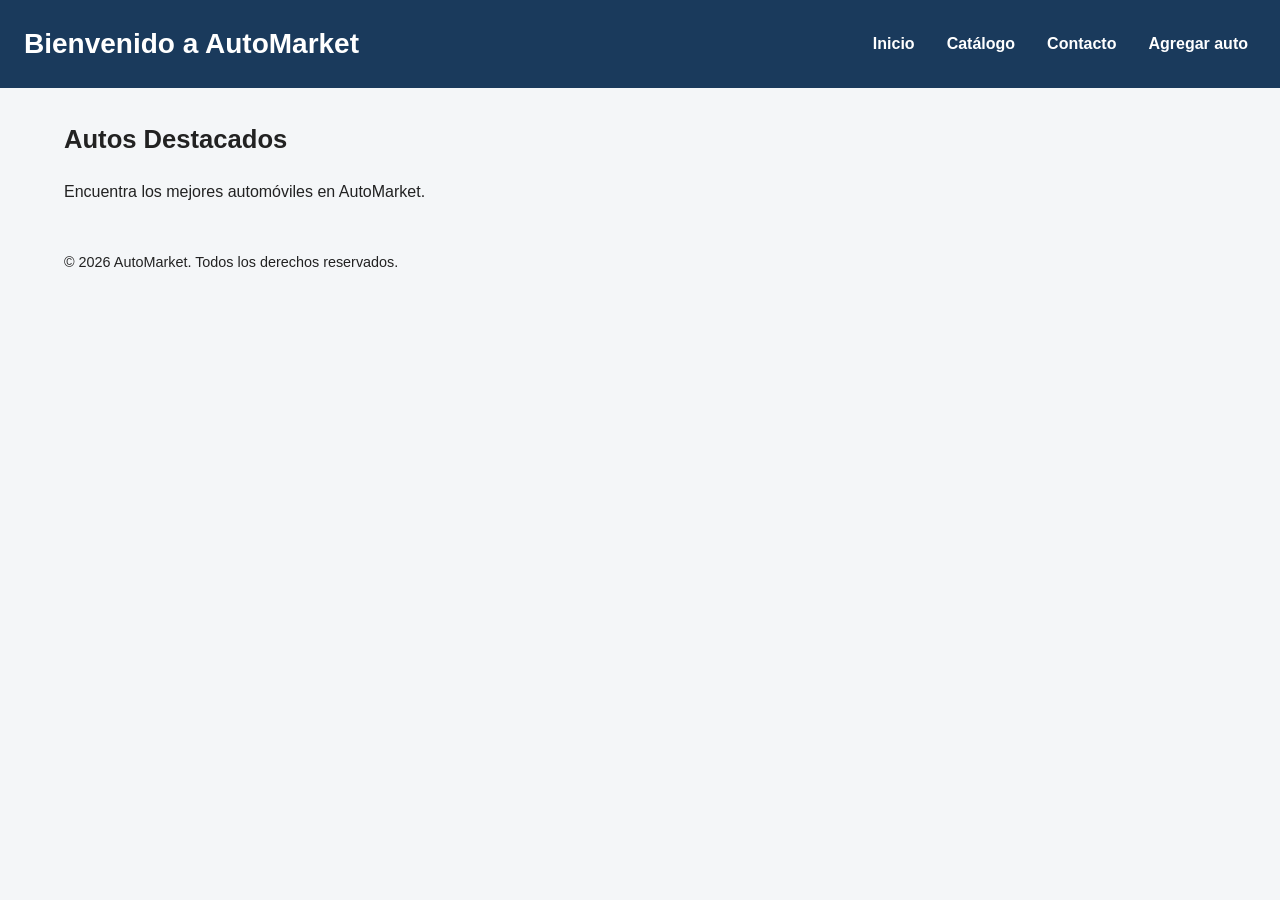
<file: docs/index.html>
<!DOCTYPE html>
<html lang="es">
<head>
    <meta charset="UTF-8">
    <meta name="viewport" content="width=device-width, initial-scale=1.0">
    <title>AutoMarket - Inicio</title>
    <link rel="stylesheet" href="assets/css/estilos.css">
</head>
<body>

    <header class="encabezado">
        <h1>Bienvenido a AutoMarket</h1>

        <nav class="nav-principal">
            <a href="index.html">Inicio</a>
            <a href="autos.html">Catálogo</a>
            <a href="contacto.html">Contacto</a>
            <a href="alta-autos.html">Agregar auto</a>
        </nav>
    </header>

    <main class="contenido-principal">
        <section>
            <h2>Autos Destacados</h2>
            <p>Encuentra los mejores automóviles en AutoMarket.</p>
        </section>
    </main>

    <footer class="pie-pagina">
        <p>&copy; 2026 AutoMarket. Todos los derechos reservados.</p>
    </footer>

</body>
</html>
</file>
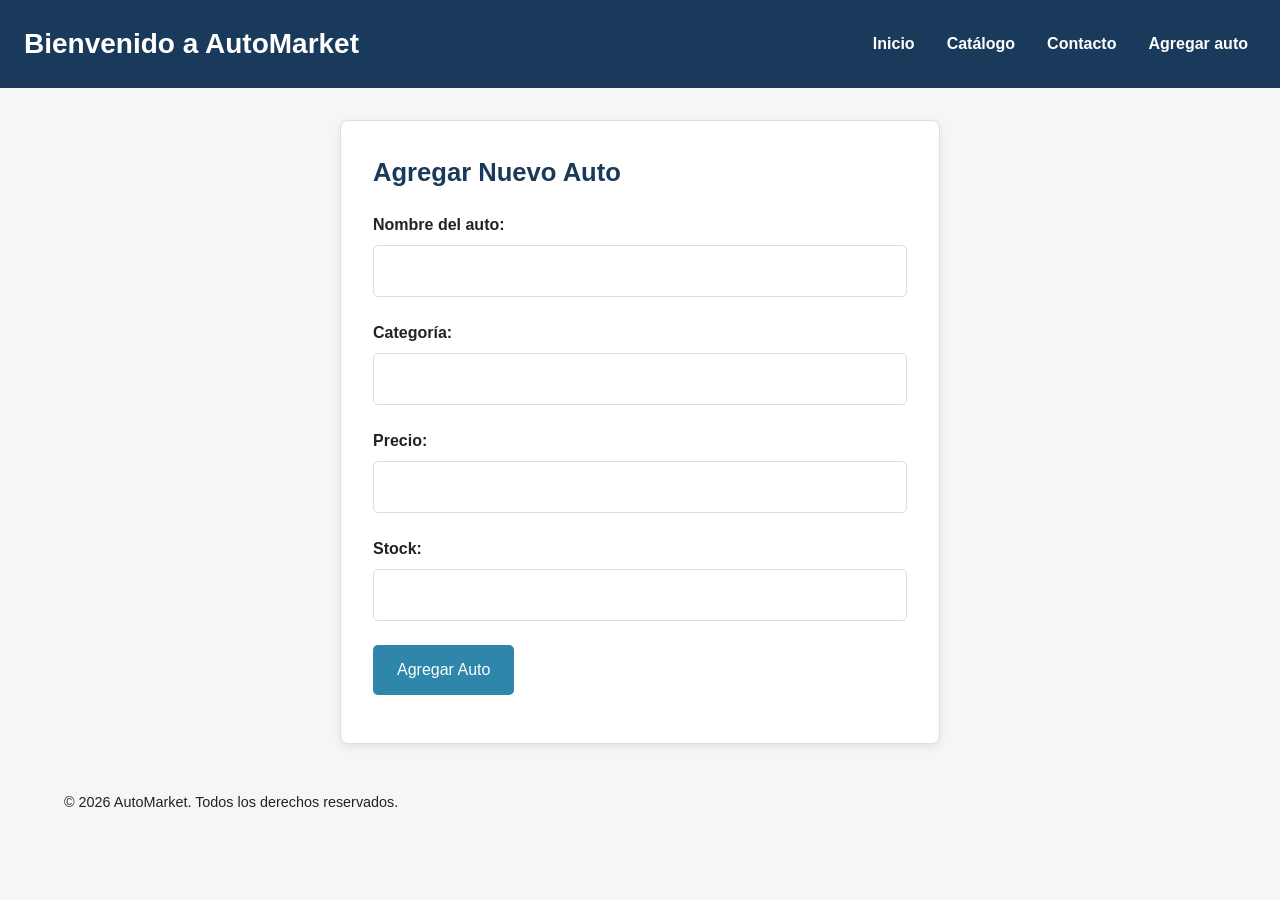
<file: docs/alta-autos.html>
<!DOCTYPE html>
<html lang="es">
<head>
    <meta charset="UTF-8">
    <meta name="viewport" content="width=device-width, initial-scale=1.0">
    <title>AutoMarket - Agregar Auto</title>
    <link rel="stylesheet" href="assets/css/estilos.css">
</head>

<body>
    <header class="encabezado">
        <h1>Bienvenido a AutoMarket</h1>

        <nav class="nav-principal">
            <a href="index.html">Inicio</a>
            <a href="autos.html">Catálogo</a>
            <a href="contacto.html">Contacto</a>
            <a href="alta-autos.html" aria-current="page">Agregar auto</a>
        </nav>
    </header>

    <main class="contenido-principal">
        <section class="formulario-auto">
            <h2>Agregar Nuevo Auto</h2>

            <form id="formulario-auto">
                <div class="campo-formulario">
                    <label for="nombre">Nombre del auto:</label>
                    <input type="text" name="nombre" id="nombre" required>
                </div>

                <div class="campo-formulario">
                    <label for="categoria">Categoría:</label>
                    <input type="text" name="categoria" id="categoria" required>
                </div>

                <div class="campo-formulario">
                    <label for="precio">Precio:</label>
                    <input type="number" name="precio" id="precio"
                           step="0.01" min="0.01" required>
                </div>

                <div class="campo-formulario">
                    <label for="stock">Stock:</label>
                    <input type="number" name="stock" id="stock"
                           min="0" required>
                </div>

                <button class="boton-enviar" type="submit">
                    Agregar Auto
                </button>
            </form>

            <p id="mensaje-formulario" role="status" aria-live="polite"></p>
        </section>
    </main>

    <footer class="pie-pagina">
        <p>&copy; 2026 AutoMarket. Todos los derechos reservados.</p>
    </footer>

    <script src="assets/js/autos.js"></script>
</body>
</html>
</file>
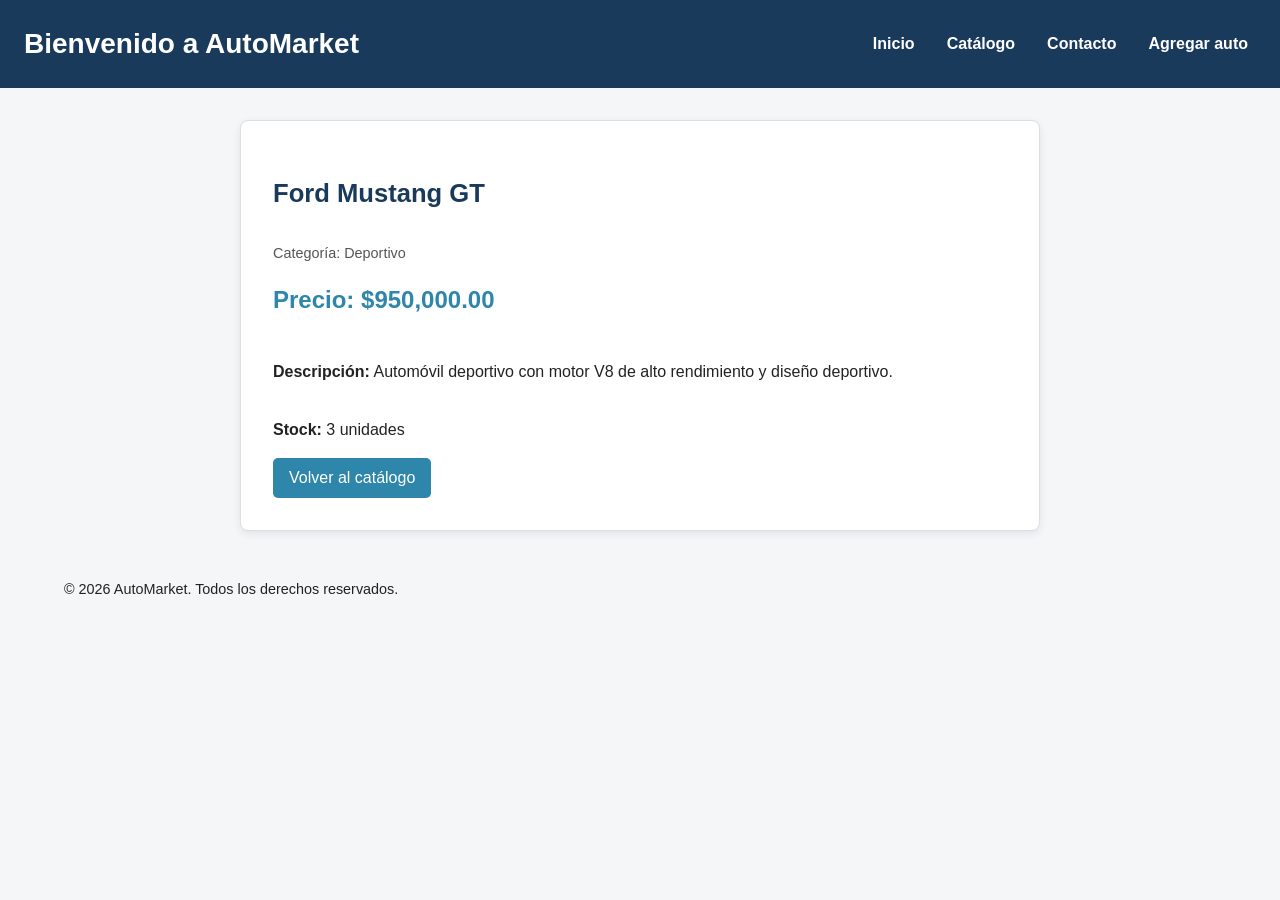
<file: docs/autos-detalle.html>
<!DOCTYPE html>
<html lang="es">
<head>
    <meta charset="UTF-8">
    <meta name="viewport" content="width=device-width, initial-scale=1.0">
    <title>AutoMarket - Detalle del auto</title>

    <!-- Hoja de estilos principal -->
    <link rel="stylesheet" href="assets/css/estilos.css">
</head>

<body>
    <header class="encabezado">
        <h1>Bienvenido a AutoMarket</h1>

        <nav class="nav-principal">
            <a href="index.html">Inicio</a>
            <a href="autos.html">Catálogo</a>
            <a href="contacto.html">Contacto</a>
            <a href="alta-autos.html">Agregar auto</a>
        </nav>
    </header>

    <main class="contenido-principal">
        <article class="tarjeta-auto ficha-auto">
            <h2>Ford Mustang GT</h2>

            <p class="categoria-auto">Categoría: Deportivo</p>

            <p class="precio-auto">Precio: $950,000.00</p>

            <p>
                <strong>Descripción:</strong>
                Automóvil deportivo con motor V8 de alto rendimiento
                y diseño deportivo.
            </p>

            <p><strong>Stock:</strong> 3 unidades</p>

            <a class="boton-detalles" href="autos.html">
                Volver al catálogo
            </a>
        </article>
    </main>

    <footer class="pie-pagina">
        <p>&copy; 2026 AutoMarket. Todos los derechos reservados.</p>
    </footer>
</body>
</html>
</file>
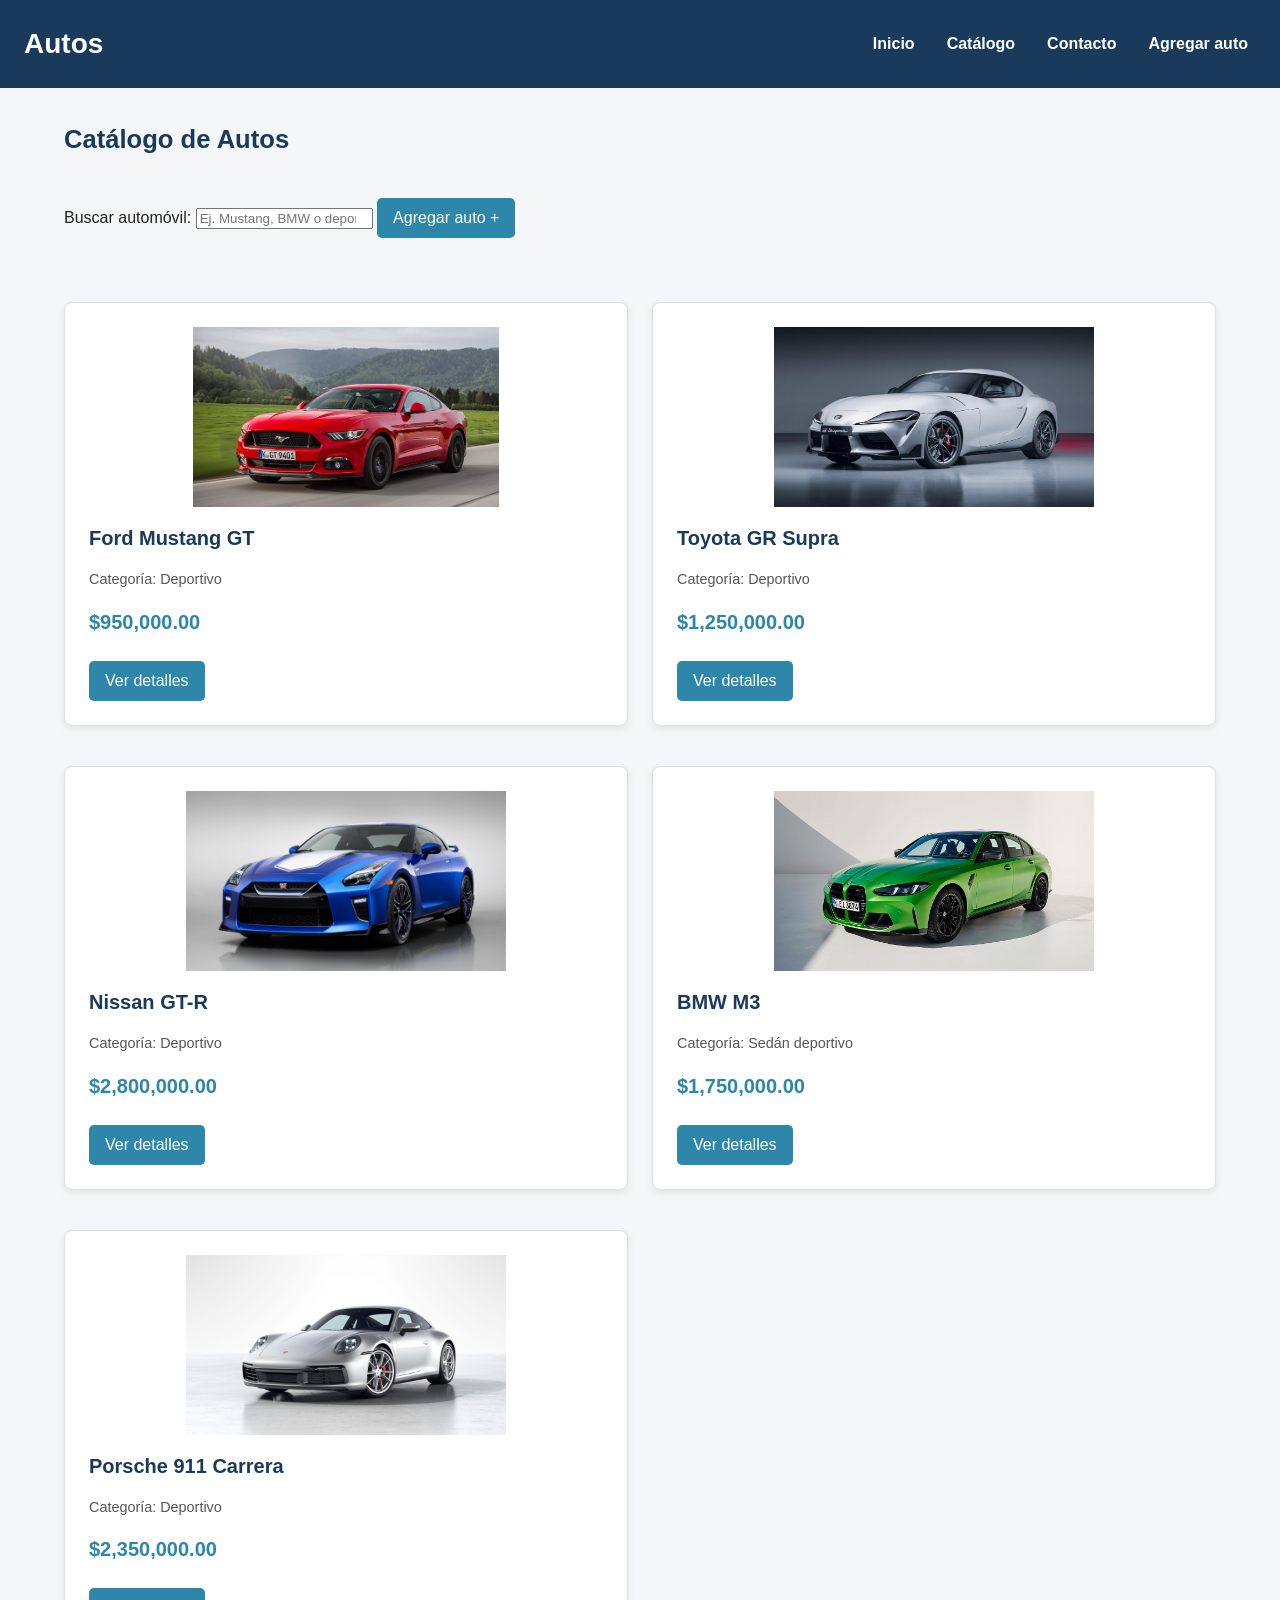
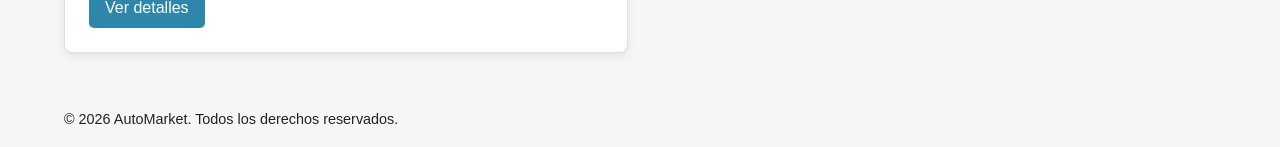
<file: docs/autos.html>
<!DOCTYPE html>
<html lang="es">
<head>
    <meta charset="UTF-8">
    <meta name="viewport" content="width=device-width, initial-scale=1.0">
    <title>AutoMarket - Autos</title>

    <!-- Hoja de estilos principal -->
    <link rel="stylesheet" href="assets/css/estilos.css">
</head>

<body>
    <header class="encabezado">
        <h1>Autos</h1>

        <nav class="nav-principal">
            <a href="index.html">Inicio</a>
            <a href="autos.html">Catálogo</a>
            <a href="contacto.html">Contacto</a>
            <a href="alta-autos.html">Agregar auto</a>
        </nav>
    </header>

    <main class="contenido-principal">
        <section class="catalogo-autos">
            <h2>Catálogo de Autos</h2>

            <label for="buscador-autos">Buscar automóvil:</label>
            <input type="search" id="buscador-autos" placeholder="Ej. Mustang, BMW o deportivo">

            <a class="boton-agregar" href="alta-autos.html">
                Agregar auto +
            </a>

            <div class="contenedor-autos">
                <article class="tarjeta-auto">
                    <img class="imagen-auto" src="assets/img/Ford-Mustang-_01.jpg" alt="Ford Mustang GT">
                    <h3>Ford Mustang GT</h3>
                    <p class="categoria-auto">Categoría: Deportivo</p>
                    <p class="precio-auto">$950,000.00</p>
                    <a class="boton-detalles" href="autos-detalle.html?id=1">Ver detalles</a>
                </article>

                <article class="tarjeta-auto">
                    <img class="imagen-auto" src="assets/img/toyota supra.jpg" alt="Toyota GR Supra">
                    <h3>Toyota GR Supra</h3>
                    <p class="categoria-auto">Categoría: Deportivo</p>
                    <p class="precio-auto">$1,250,000.00</p>
                    <a class="boton-detalles" href="autos-detalle.html?id=2">Ver detalles</a>
                </article>

                <article class="tarjeta-auto">
                    <img class="imagen-auto" src="assets/img/nissan gt-r.jpg" alt="Nissan GT-R">
                    <h3>Nissan GT-R</h3>
                    <p class="categoria-auto">Categoría: Deportivo</p>
                    <p class="precio-auto">$2,800,000.00</p>
                    <a class="boton-detalles" href="autos-detalle.html?id=3">Ver detalles</a>
                </article>

                <article class="tarjeta-auto">
                    <img class="imagen-auto" src="assets/img/bmw.jpg" alt="BMW M3">
                    <h3>BMW M3</h3>
                    <p class="categoria-auto">Categoría: Sedán deportivo</p>
                    <p class="precio-auto">$1,750,000.00</p>
                    <a class="boton-detalles" href="autos-detalle.html?id=4">Ver detalles</a>
                </article>

                <article class="tarjeta-auto">
                    <img class="imagen-auto" src="assets/img/porsche.jpg" alt="Porsche 911 Carrera">
                    <h3>Porsche 911 Carrera</h3>
                    <p class="categoria-auto">Categoría: Deportivo</p>
                    <p class="precio-auto">$2,350,000.00</p>
                    <a class="boton-detalles" href="autos-detalle.html?id=5">Ver detalles</a>
                </article>
            </div>
        </section>
    </main>

    <footer class="pie-pagina">
        <p>&copy; 2026 AutoMarket. Todos los derechos reservados.</p>
    </footer>
    <script src="assets/js/autos.js"></script>
</body>
</html>
</file>
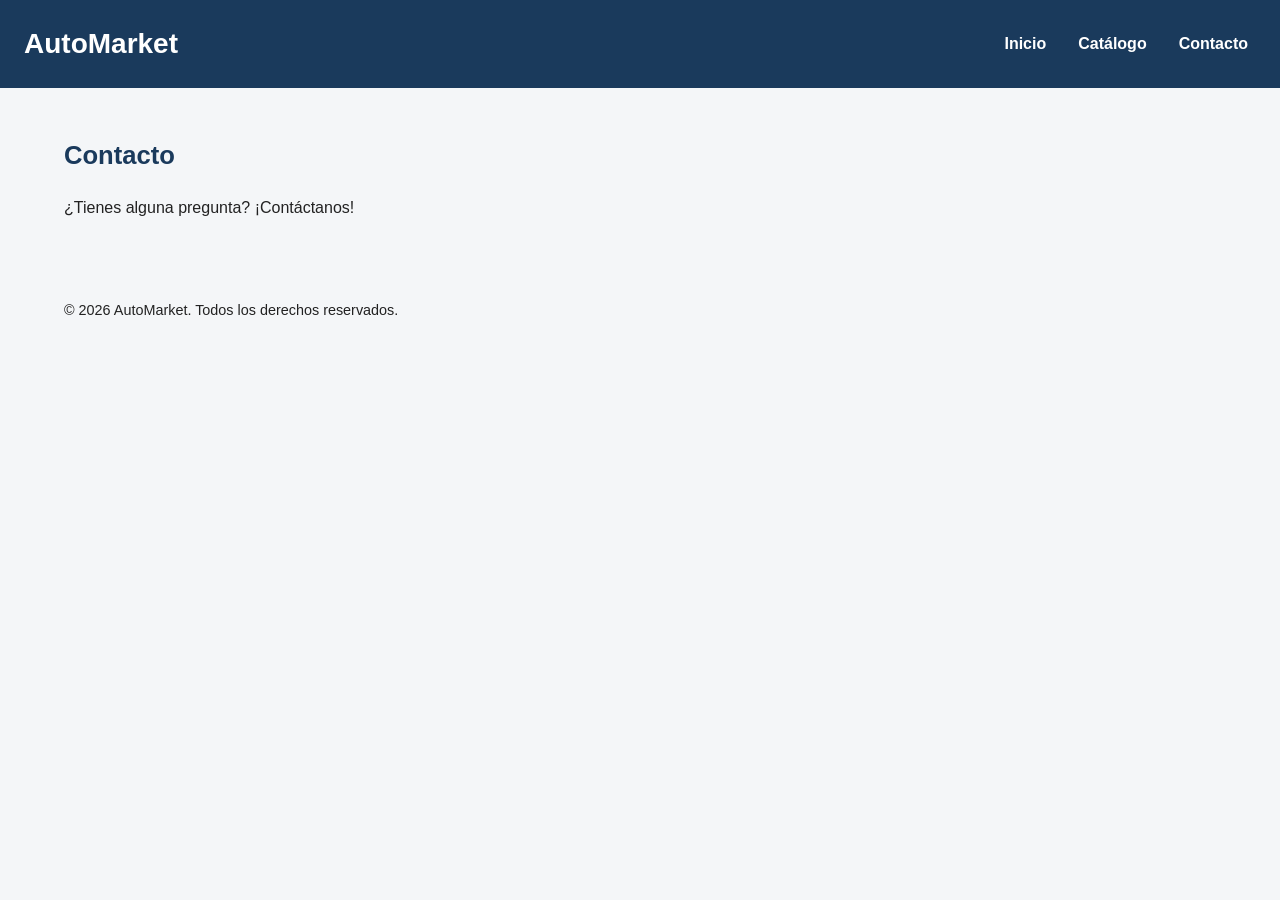
<file: docs/contacto.html>
<!DOCTYPE html>
<html lang="es">
<head>
    <meta charset="UTF-8">
    <meta name="viewport" content="width=device-width, initial-scale=1.0">
    <title>AutoMarket - Contacto</title>
    <link rel="stylesheet" href="assets/css/estilos.css">
</head>

<body>
    <header class="encabezado">
        <h1>AutoMarket</h1>

        <nav class="nav-principal">
            <a href="index.html">Inicio</a>
            <a href="autos.html">Catálogo</a>
            <a href="contacto.html">Contacto</a>
        </nav>
    </header>

    <main class="contenido-principal">
        <section class="seccion-contacto">
            <h2>Contacto</h2>
            <p>¿Tienes alguna pregunta? ¡Contáctanos!</p>
        </section>
    </main>

    <footer class="pie-pagina">
        <p>&copy; 2026 AutoMarket. Todos los derechos reservados.</p>
    </footer>
</body>
</html>
</file>
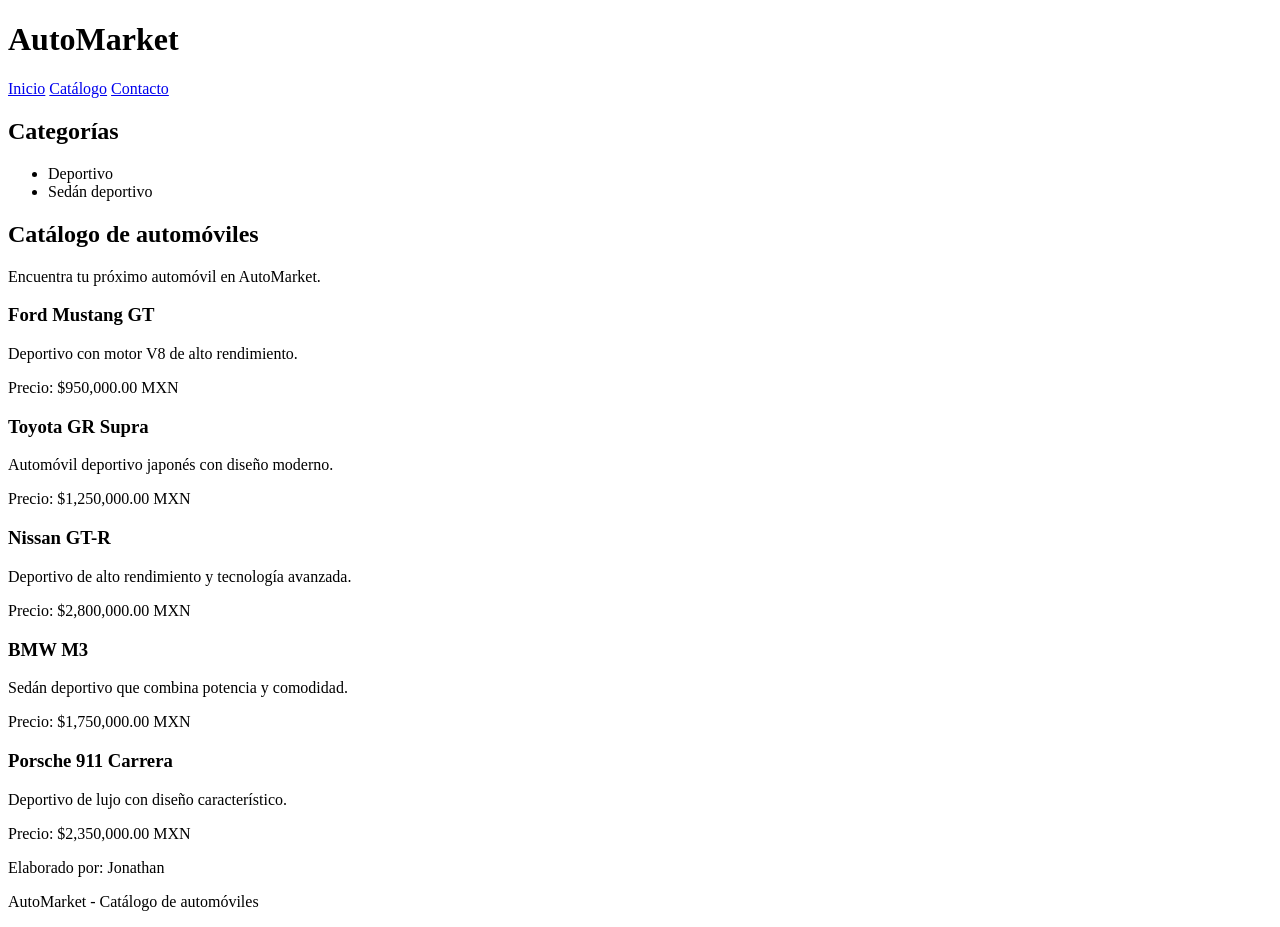
<file: practica-3-1/01-estructura-v2.html>
<!DOCTYPE html>
<html lang="es">
<head>
    <meta charset="UTF-8">
    <title>AutoMarket - Catálogo de autos</title>
</head>
<body>

    <header>
        <h1>AutoMarket</h1>
        <nav>
            <a href="../public/index.php">Inicio</a>
            <a href="../public/autos.php">Catálogo</a>
            <a href="../public/contacto.php">Contacto</a>
        </nav>
    </header>

    <main>
        <aside>
            <h2>Categorías</h2>
            <ul>
                <li>Deportivo</li>
                <li>Sedán deportivo</li>
            </ul>
        </aside>

        <section>
            <h2>Catálogo de automóviles</h2>
            <p>Encuentra tu próximo automóvil en AutoMarket.</p>

            <article>
                <h3>Ford Mustang GT</h3>
                <p>Deportivo con motor V8 de alto rendimiento.</p>
                <p>Precio: $950,000.00 MXN</p>
            </article>

            <article>
                <h3>Toyota GR Supra</h3>
                <p>Automóvil deportivo japonés con diseño moderno.</p>
                <p>Precio: $1,250,000.00 MXN</p>
            </article>

            <article>
                <h3>Nissan GT-R</h3>
                <p>Deportivo de alto rendimiento y tecnología avanzada.</p>
                <p>Precio: $2,800,000.00 MXN</p>
            </article>

            <article>
                <h3>BMW M3</h3>
                <p>Sedán deportivo que combina potencia y comodidad.</p>
                <p>Precio: $1,750,000.00 MXN</p>
            </article>

            <article>
                <h3>Porsche 911 Carrera</h3>
                <p>Deportivo de lujo con diseño característico.</p>
                <p>Precio: $2,350,000.00 MXN</p>
            </article>
        </section>
    </main>

    <footer>
        <p>Elaborado por: Jonathan</p>
        <p>AutoMarket - Catálogo de automóviles</p>
    </footer>

</body>
</html>
</file>
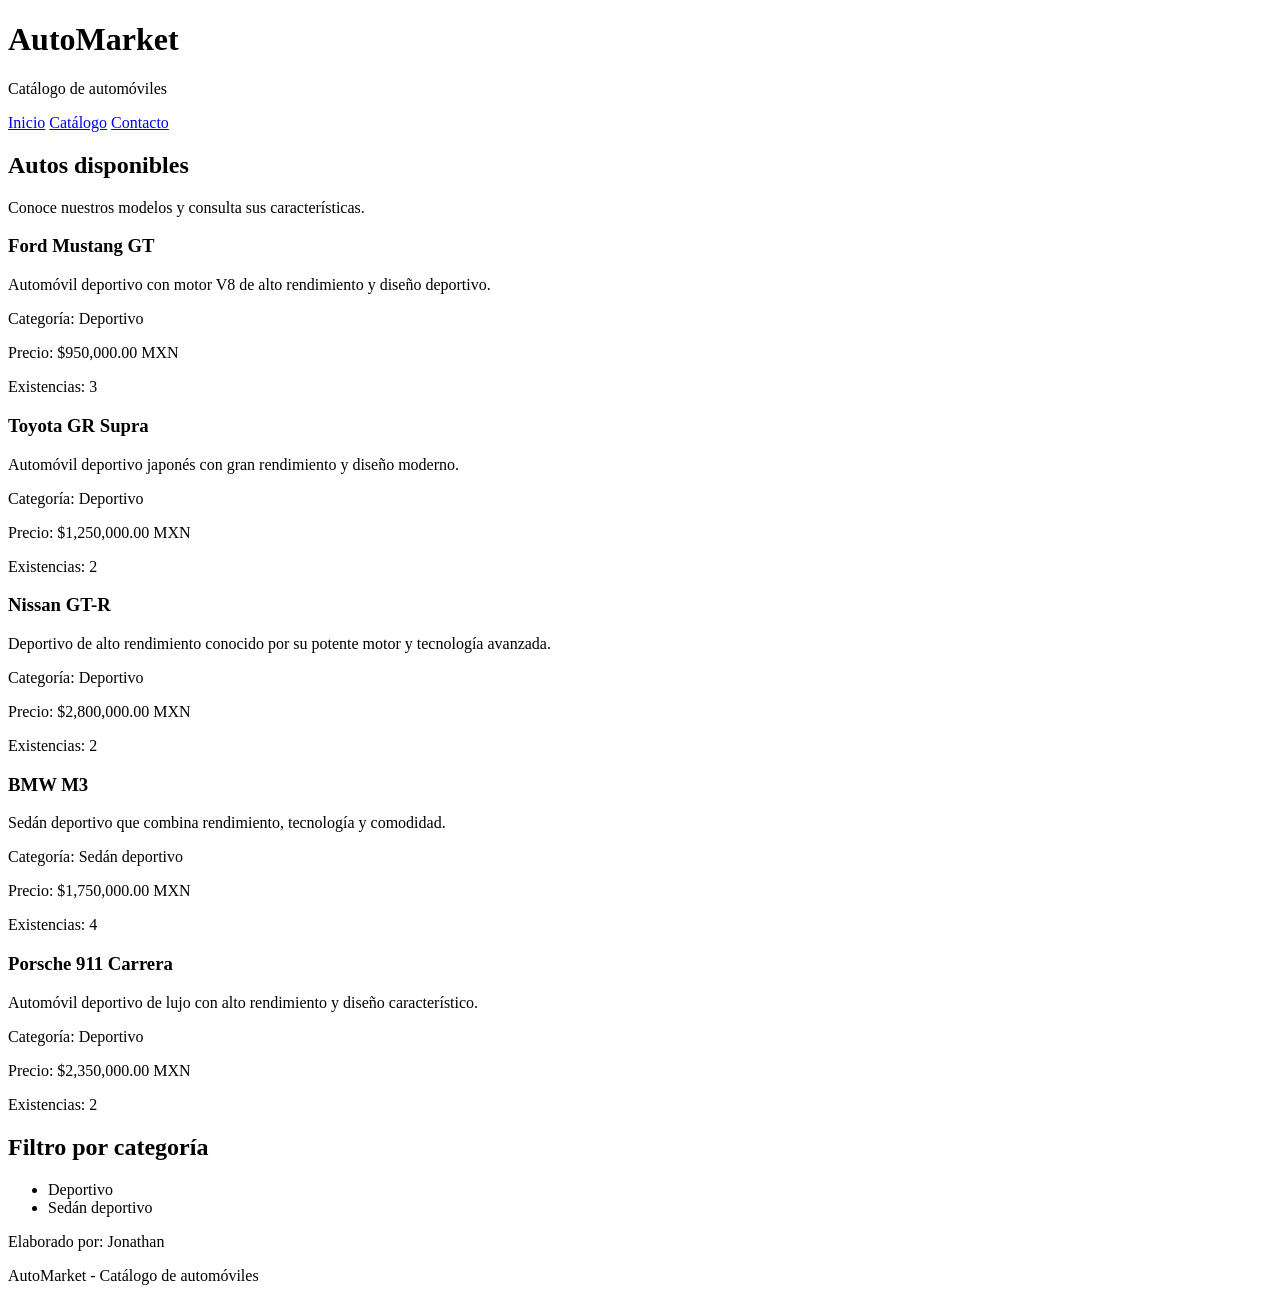
<file: practica-3-1/01-estructura.html>
<!DOCTYPE html>
<html lang="es">
<head>
    <meta charset="UTF-8">
    <title>Catálogo - AutoMarket</title>
</head>
<body>

    <header>
        <h1>AutoMarket</h1>
        <p>Catálogo de automóviles</p>

        <nav>
            <a href="../public/index.php">Inicio</a>
            <a href="../public/autos.php">Catálogo</a>
            <a href="../public/contacto.php">Contacto</a>
        </nav>
    </header>

    <main>
        <section>
            <h2>Autos disponibles</h2>
            <p>Conoce nuestros modelos y consulta sus características.</p>

            <article>
                <h3>Ford Mustang GT</h3>
                <p>Automóvil deportivo con motor V8 de alto rendimiento y diseño deportivo.</p>
                <p>Categoría: Deportivo</p>
                <p>Precio: $950,000.00 MXN</p>
                <p>Existencias: 3</p>
            </article>

            <article>
                <h3>Toyota GR Supra</h3>
                <p>Automóvil deportivo japonés con gran rendimiento y diseño moderno.</p>
                <p>Categoría: Deportivo</p>
                <p>Precio: $1,250,000.00 MXN</p>
                <p>Existencias: 2</p>
            </article>

            <article>
                <h3>Nissan GT-R</h3>
                <p>Deportivo de alto rendimiento conocido por su potente motor y tecnología avanzada.</p>
                <p>Categoría: Deportivo</p>
                <p>Precio: $2,800,000.00 MXN</p>
                <p>Existencias: 2</p>
            </article>

            <article>
                <h3>BMW M3</h3>
                <p>Sedán deportivo que combina rendimiento, tecnología y comodidad.</p>
                <p>Categoría: Sedán deportivo</p>
                <p>Precio: $1,750,000.00 MXN</p>
                <p>Existencias: 4</p>
            </article>

            <article>
                <h3>Porsche 911 Carrera</h3>
                <p>Automóvil deportivo de lujo con alto rendimiento y diseño característico.</p>
                <p>Categoría: Deportivo</p>
                <p>Precio: $2,350,000.00 MXN</p>
                <p>Existencias: 2</p>
            </article>
        </section>

        <aside>
            <h2>Filtro por categoría</h2>
            <ul>
                <li>Deportivo</li>
                <li>Sedán deportivo</li>
            </ul>
        </aside>
    </main>

    <footer>
        <p>Elaborado por: Jonathan</p>
        <p>AutoMarket - Catálogo de automóviles</p>
    </footer>

</body>
</html>
</file>
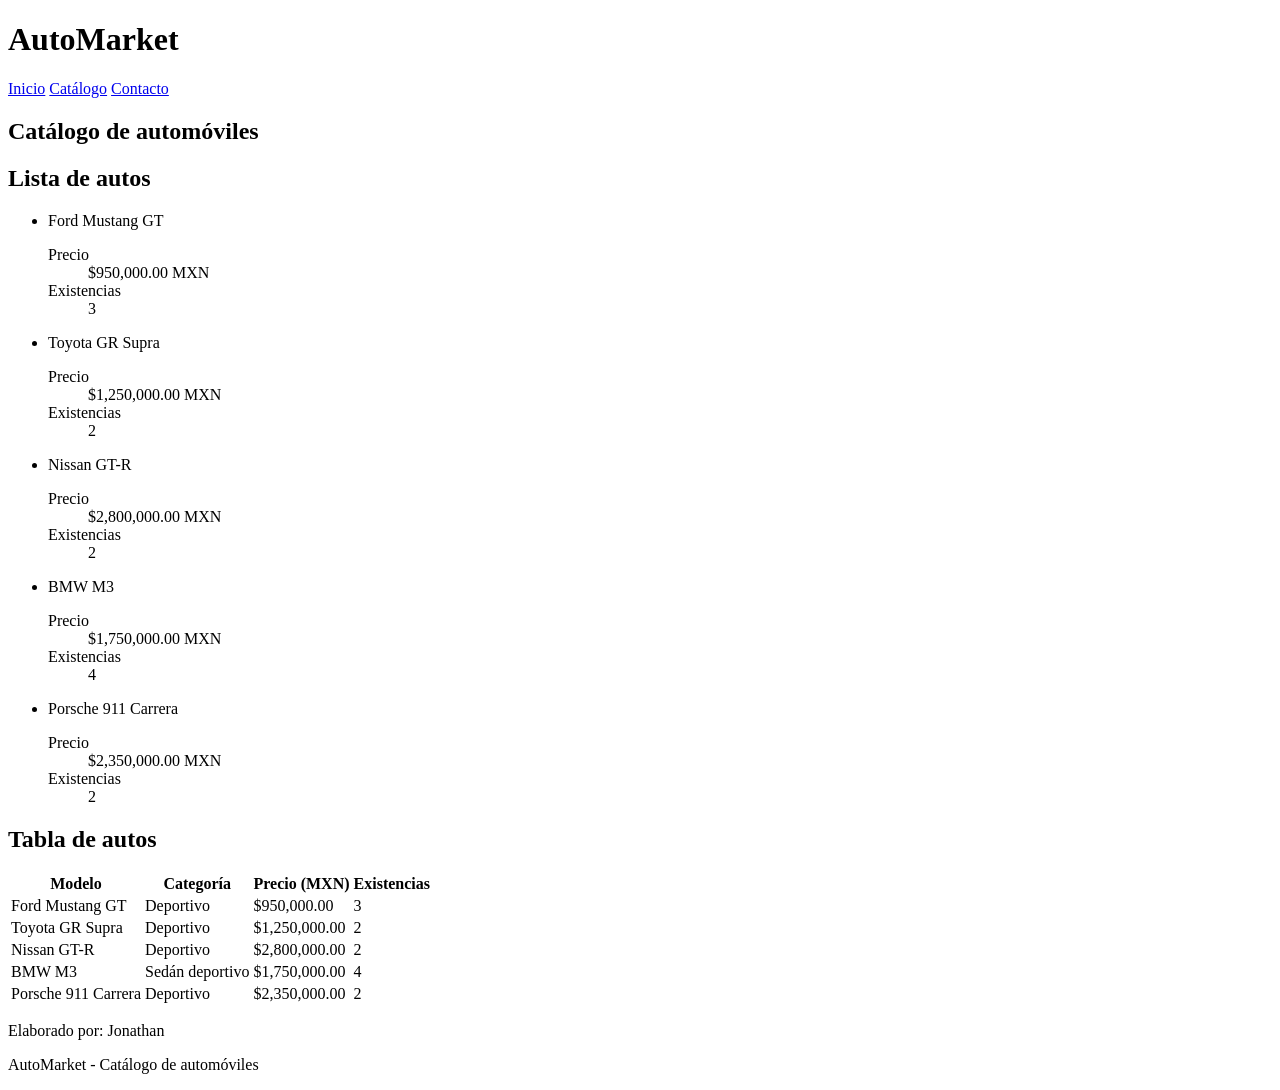
<file: practica-3-1/02-listas-tablas.html>
<!DOCTYPE html>
<html lang="es">
<head>
    <meta charset="UTF-8">
    <title>Listas y tablas - AutoMarket</title>
</head>
<body>

    <header>
        <h1>AutoMarket</h1>
        <nav>
            <a href="../public/index.php">Inicio</a>
            <a href="../public/autos.php">Catálogo</a>
            <a href="../public/contacto.php">Contacto</a>
        </nav>
    </header>

    <main>
        <h2>Catálogo de automóviles</h2>

        <section>
            <h2>Lista de autos</h2>

            <ul>
                <li>
                    Ford Mustang GT
                    <dl>
                        <dt>Precio</dt>
                        <dd>$950,000.00 MXN</dd>
                        <dt>Existencias</dt>
                        <dd>3</dd>
                    </dl>
                </li>

                <li>
                    Toyota GR Supra
                    <dl>
                        <dt>Precio</dt>
                        <dd>$1,250,000.00 MXN</dd>
                        <dt>Existencias</dt>
                        <dd>2</dd>
                    </dl>
                </li>

                <li>
                    Nissan GT-R
                    <dl>
                        <dt>Precio</dt>
                        <dd>$2,800,000.00 MXN</dd>
                        <dt>Existencias</dt>
                        <dd>2</dd>
                    </dl>
                </li>

                <li>
                    BMW M3
                    <dl>
                        <dt>Precio</dt>
                        <dd>$1,750,000.00 MXN</dd>
                        <dt>Existencias</dt>
                        <dd>4</dd>
                    </dl>
                </li>

                <li>
                    Porsche 911 Carrera
                    <dl>
                        <dt>Precio</dt>
                        <dd>$2,350,000.00 MXN</dd>
                        <dt>Existencias</dt>
                        <dd>2</dd>
                    </dl>
                </li>
            </ul>

            <!-- Una lista es adecuada para mostrar elementos sin organizarlos en filas y columnas. -->
        </section>

        <section>
            <h2>Tabla de autos</h2>

            <table>
                <thead>
                    <tr>
                        <th>Modelo</th>
                        <th>Categoría</th>
                        <th>Precio (MXN)</th>
                        <th>Existencias</th>
                    </tr>
                </thead>

                <tbody>
                    <tr>
                        <td>Ford Mustang GT</td>
                        <td>Deportivo</td>
                        <td>$950,000.00</td>
                        <td>3</td>
                    </tr>

                    <tr>
                        <td>Toyota GR Supra</td>
                        <td>Deportivo</td>
                        <td>$1,250,000.00</td>
                        <td>2</td>
                    </tr>

                    <tr>
                        <td>Nissan GT-R</td>
                        <td>Deportivo</td>
                        <td>$2,800,000.00</td>
                        <td>2</td>
                    </tr>

                    <tr>
                        <td>BMW M3</td>
                        <td>Sedán deportivo</td>
                        <td>$1,750,000.00</td>
                        <td>4</td>
                    </tr>

                    <tr>
                        <td>Porsche 911 Carrera</td>
                        <td>Deportivo</td>
                        <td>$2,350,000.00</td>
                        <td>2</td>
                    </tr>
                </tbody>
            </table>

            <!-- Una tabla es adecuada para comparar datos organizados en filas y columnas. -->
        </section>
    </main>

    <footer>
        <p>Elaborado por: Jonathan</p>
        <p>AutoMarket - Catálogo de automóviles</p>
    </footer>

</body>
</html>
</file>
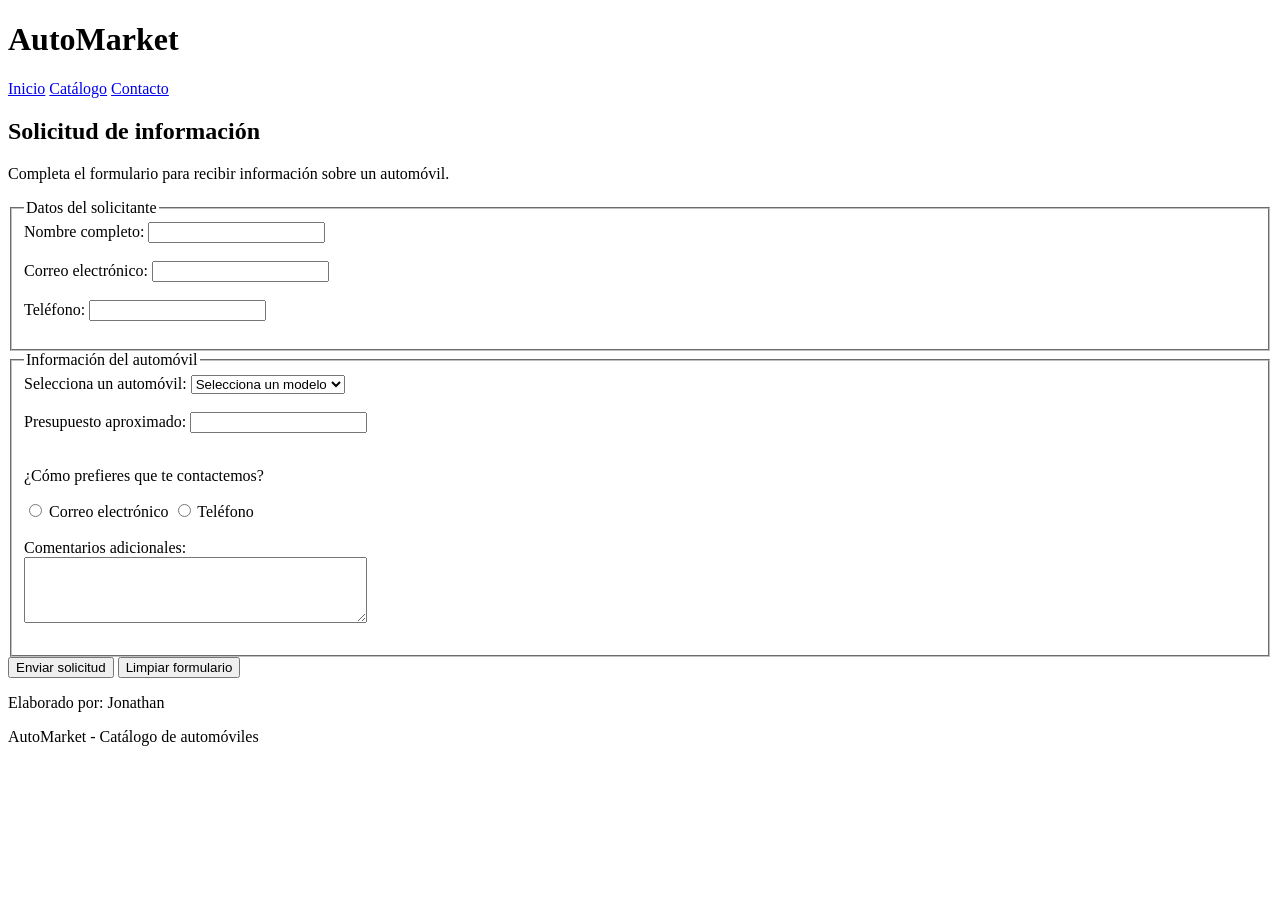
<file: practica-3-1/03-formulario-intento1.html>
<!DOCTYPE html>
<html lang="es">
<head>
    <meta charset="UTF-8">
    <title>Solicitud de información - AutoMarket</title>
</head>
<body>

    <header>
        <h1>AutoMarket</h1>
        <nav>
            <a href="../public/index.php">Inicio</a>
            <a href="../public/autos.php">Catálogo</a>
            <a href="../public/contacto.php">Contacto</a>
        </nav>
    </header>

    <main>
        <h2>Solicitud de información</h2>
        <p>Completa el formulario para recibir información sobre un automóvil.</p>

        <form action="#" method="get">

            <fieldset>
                <legend>Datos del solicitante</legend>

                <label for="nombre">Nombre completo:</label>
                <input type="text" id="nombre" name="nombre" required>
                <br><br>

                <label for="correo">Correo electrónico:</label>
                <input type="email" id="correo" name="correo" required>
                <br><br>

                <label for="telefono">Teléfono:</label>
                <input type="tel" id="telefono" name="telefono" required>
                <br><br>
            </fieldset>

            <fieldset>
                <legend>Información del automóvil</legend>

                <label for="modelo">Selecciona un automóvil:</label>
                <select id="modelo" name="modelo" required>
                    <option value="">Selecciona un modelo</option>
                    <option value="mustang">Ford Mustang GT</option>
                    <option value="supra">Toyota GR Supra</option>
                    <option value="gtr">Nissan GT-R</option>
                    <option value="bmw">BMW M3</option>
                    <option value="porsche">Porsche 911 Carrera</option>
                </select>
                <br><br>

                <label for="presupuesto">Presupuesto aproximado:</label>
                <input type="number" id="presupuesto" name="presupuesto" min="1" required>
                <br><br>

                <p>¿Cómo prefieres que te contactemos?</p>

                <input type="radio" id="contacto_correo" name="medio_contacto" value="correo" required>
                <label for="contacto_correo">Correo electrónico</label>

                <input type="radio" id="contacto_telefono" name="medio_contacto" value="telefono">
                <label for="contacto_telefono">Teléfono</label>
                <br><br>

                <label for="comentarios">Comentarios adicionales:</label>
                <br>
                <textarea id="comentarios" name="comentarios" rows="4" cols="40"></textarea>
                <br><br>
            </fieldset>

            <button type="submit">Enviar solicitud</button>
            <button type="reset">Limpiar formulario</button>

        </form>
    </main>

    <footer>
        <p>Elaborado por: Jonathan</p>
        <p>AutoMarket - Catálogo de automóviles</p>
    </footer>

</body>
</html>
</file>
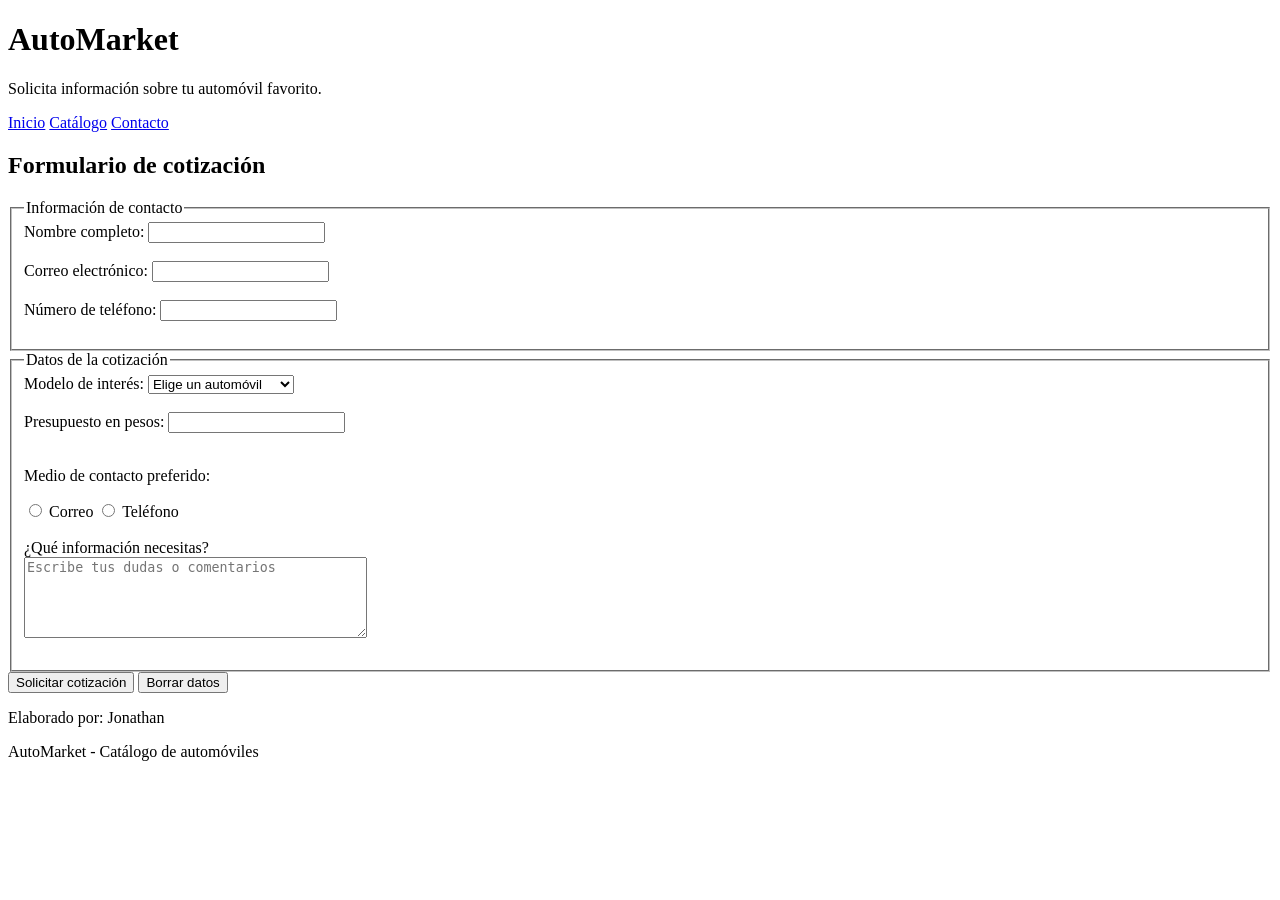
<file: practica-3-1/03-formulario-intento2.html>
<!DOCTYPE html>
<html lang="es">
<head>
    <meta charset="UTF-8">
    <title>Contacto y cotización - AutoMarket</title>
</head>
<body>

    <header>
        <h1>AutoMarket</h1>
        <p>Solicita información sobre tu automóvil favorito.</p>

        <nav>
            <a href="../public/index.php">Inicio</a>
            <a href="../public/autos.php">Catálogo</a>
            <a href="../public/contacto.php">Contacto</a>
        </nav>
    </header>

    <main>
        <section>
            <h2>Formulario de cotización</h2>

            <form action="#" method="get">

                <fieldset>
                    <legend>Información de contacto</legend>

                    <label for="nombre">Nombre completo:</label>
                    <input type="text" id="nombre" name="nombre" required>
                    <br><br>

                    <label for="correo">Correo electrónico:</label>
                    <input type="email" id="correo" name="correo" required>
                    <br><br>

                    <label for="telefono">Número de teléfono:</label>
                    <input type="tel" id="telefono" name="telefono" required>
                    <br><br>
                </fieldset>

                <fieldset>
                    <legend>Datos de la cotización</legend>

                    <label for="automovil">Modelo de interés:</label>
                    <select id="automovil" name="automovil" required>
                        <option value="">Elige un automóvil</option>
                        <option value="mustang">Ford Mustang GT</option>
                        <option value="supra">Toyota GR Supra</option>
                        <option value="gtr">Nissan GT-R</option>
                        <option value="bmw">BMW M3</option>
                        <option value="porsche">Porsche 911 Carrera</option>
                    </select>
                    <br><br>

                    <label for="presupuesto">Presupuesto en pesos:</label>
                    <input type="number" id="presupuesto" name="presupuesto" min="1" required>
                    <br><br>

                    <p>Medio de contacto preferido:</p>

                    <input type="radio" id="correo_preferido" name="medio" value="correo" required>
                    <label for="correo_preferido">Correo</label>

                    <input type="radio" id="telefono_preferido" name="medio" value="telefono">
                    <label for="telefono_preferido">Teléfono</label>
                    <br><br>

                    <label for="mensaje">¿Qué información necesitas?</label>
                    <br>
                    <textarea id="mensaje" name="mensaje" rows="5" cols="40"
                        placeholder="Escribe tus dudas o comentarios"></textarea>
                    <br><br>
                </fieldset>

                <button type="submit">Solicitar cotización</button>
                <button type="reset">Borrar datos</button>

            </form>
        </section>
    </main>

    <footer>
        <p>Elaborado por: Jonathan</p>
        <p>AutoMarket - Catálogo de automóviles</p>
    </footer>

</body>
</html>
</file>
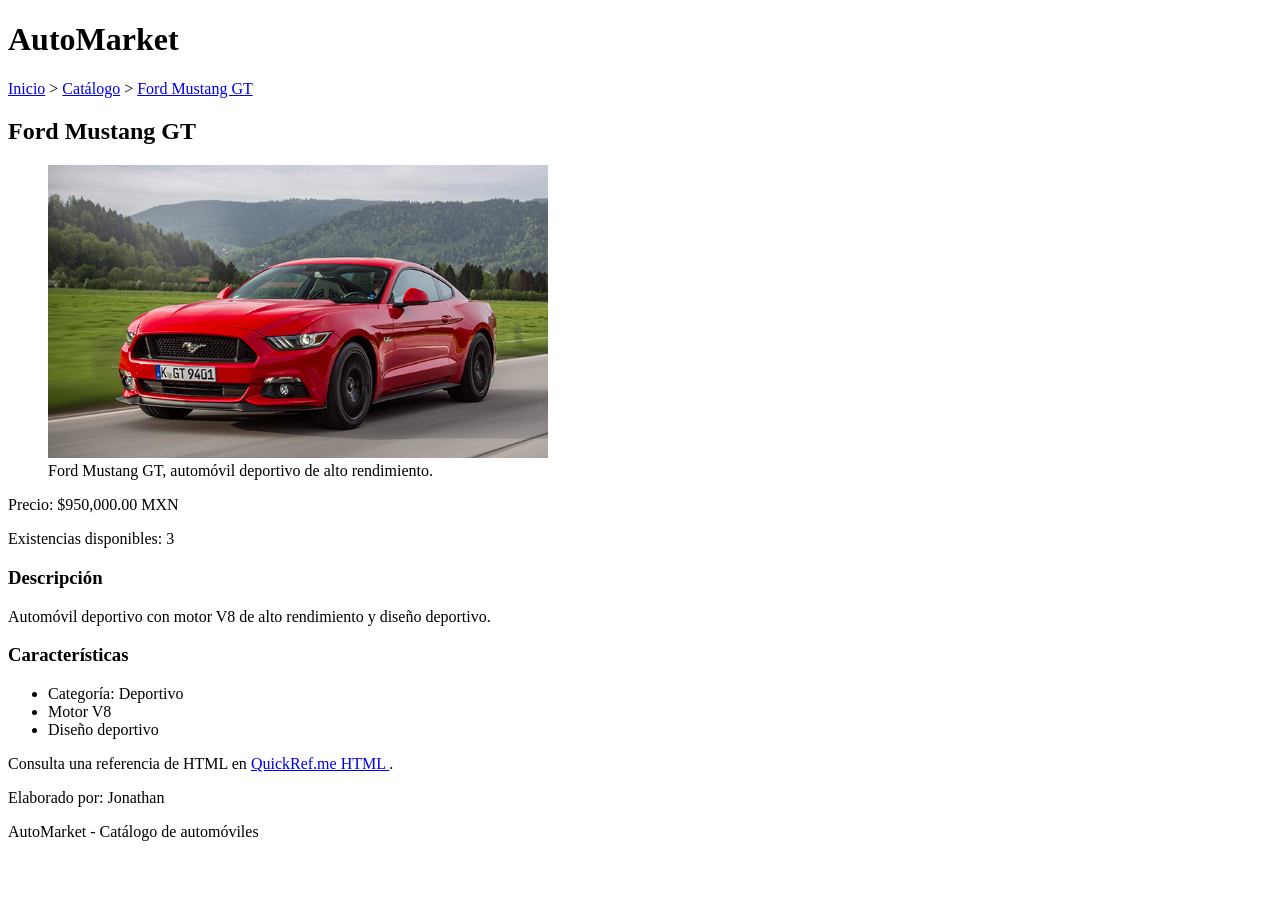
<file: practica-3-1/04-multimedia.html>
<!DOCTYPE html>
<html lang="es">
<head>
    <meta charset="UTF-8">
    <title>Ford Mustang GT - AutoMarket</title>
</head>
<body>

    <header>
        <h1>AutoMarket</h1>

        <nav>
            <a href="../public/index.php">Inicio</a> &gt;
            <a href="../public/autos.php">Catálogo</a> &gt;
            <a href="#detalle-mustang">Ford Mustang GT</a>
        </nav>
    </header>

    <main>
        <section id="detalle-mustang">
            <h2>Ford Mustang GT</h2>

            <figure>
                <img
                    src="img/Ford-Mustang-_01.jpg"
                    alt="Ford Mustang GT, automóvil deportivo de alto rendimiento."
                    width="500">
                <figcaption>Ford Mustang GT, automóvil deportivo de alto rendimiento.</figcaption>
            </figure>

            <p class="precio">Precio: $950,000.00 MXN</p>
            <p class="existencias">Existencias disponibles: 3</p>

            <h3>Descripción</h3>
            <p>
                Automóvil deportivo con motor V8 de alto rendimiento
                y diseño deportivo.
            </p>

            <h3>Características</h3>
            <ul>
                <li>Categoría: Deportivo</li>
                <li>Motor V8</li>
                <li>Diseño deportivo</li>
            </ul>

            <p>
                Consulta una referencia de HTML en
                <a href="https://quickref.me/html" target="_blank" rel="noopener noreferrer">
                    QuickRef.me HTML
                </a>.
            </p>
        </section>
    </main>

    <footer>
        <p>Elaborado por: Jonathan</p>
        <p>AutoMarket - Catálogo de automóviles</p>
    </footer>

</body>
</html>
</file>
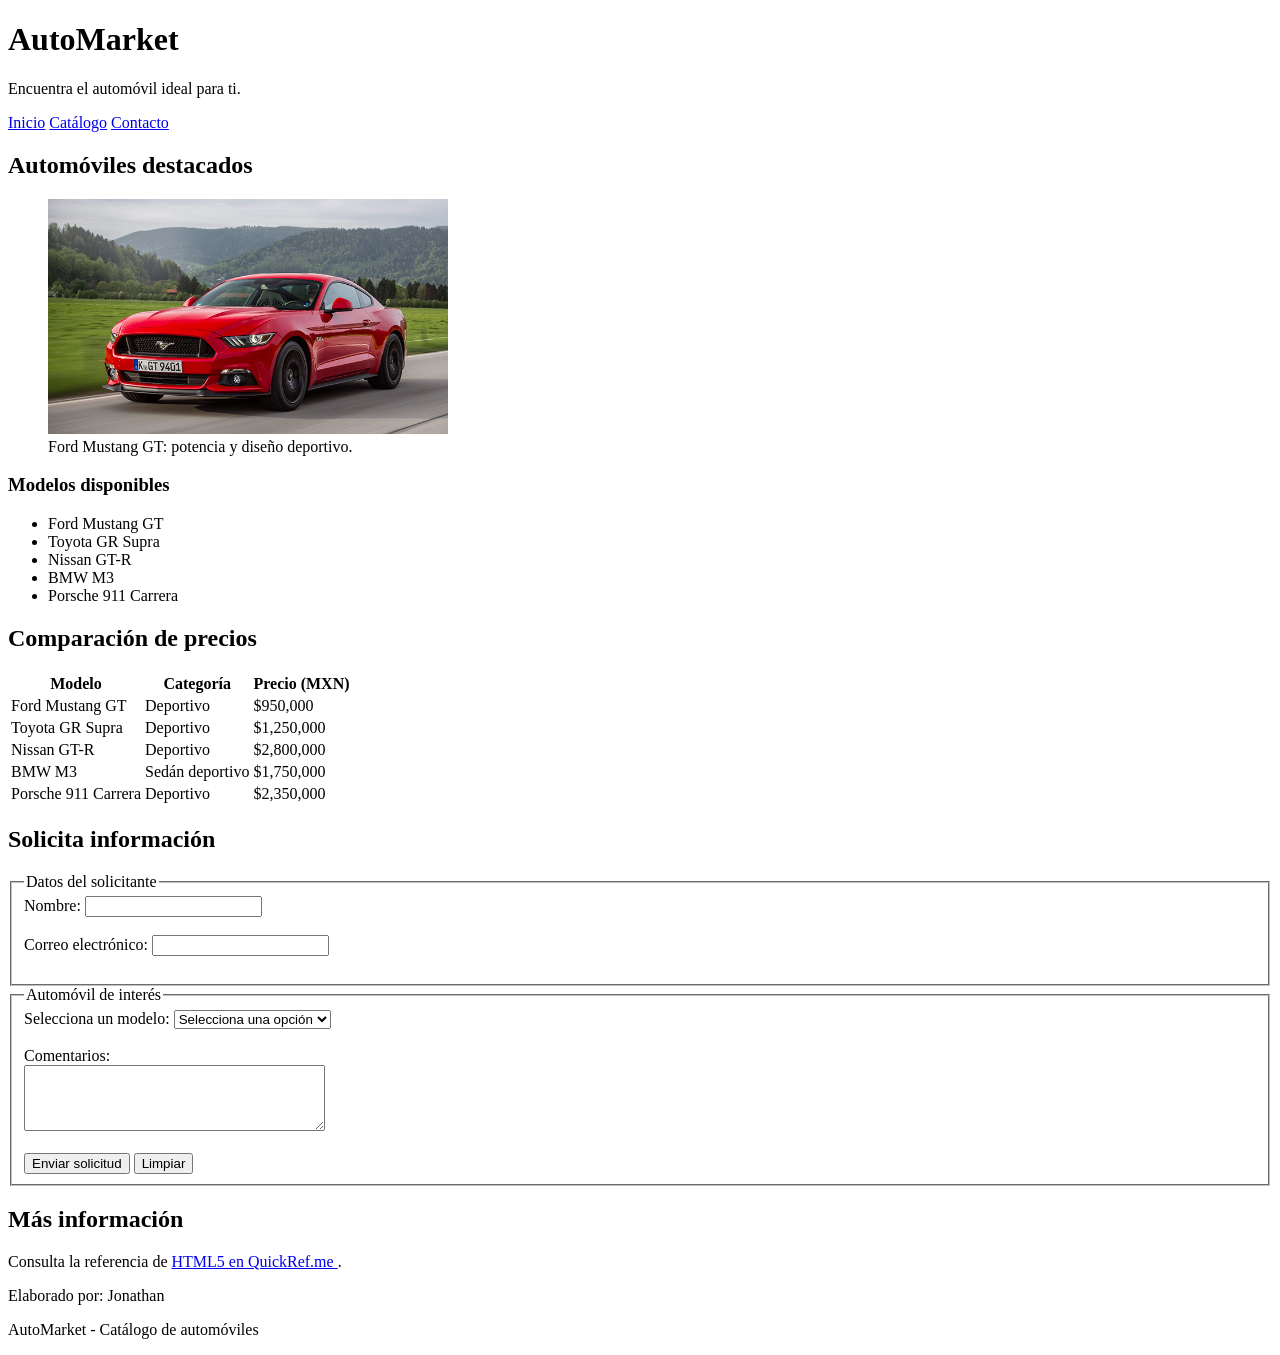
<file: practica-3-1/05-reto-final.html>
<!DOCTYPE html>
<html lang="es">
<head>
    <meta charset="UTF-8">
    <title>Reto final - AutoMarket</title>
</head>
<body>

    <header>
        <h1>AutoMarket</h1>
        <p>Encuentra el automóvil ideal para ti.</p>

        <nav>
            <a href="../public/index.php">Inicio</a>
            <a href="../public/autos.php">Catálogo</a>
            <a href="../public/contacto.php">Contacto</a>
        </nav>
    </header>

    <main>
        <section>
            <h2>Automóviles destacados</h2>

            <figure>
                <a href="#formulario">
                    <img
                        src="img/Ford-Mustang-_01.jpg"
                        alt="Ford Mustang GT, automóvil deportivo de alto rendimiento."
                        width="400">
                </a>
                <figcaption>Ford Mustang GT: potencia y diseño deportivo.</figcaption>
            </figure>

            <h3>Modelos disponibles</h3>
            <ul>
                <li>Ford Mustang GT</li>
                <li>Toyota GR Supra</li>
                <li>Nissan GT-R</li>
                <li>BMW M3</li>
                <li>Porsche 911 Carrera</li>
            </ul>
        </section>

        <section>
            <h2>Comparación de precios</h2>

            <table>
                <thead>
                    <tr>
                        <th>Modelo</th>
                        <th>Categoría</th>
                        <th>Precio (MXN)</th>
                    </tr>
                </thead>
                <tbody>
                    <tr>
                        <td>Ford Mustang GT</td>
                        <td>Deportivo</td>
                        <td>$950,000</td>
                    </tr>
                    <tr>
                        <td>Toyota GR Supra</td>
                        <td>Deportivo</td>
                        <td>$1,250,000</td>
                    </tr>
                    <tr>
                        <td>Nissan GT-R</td>
                        <td>Deportivo</td>
                        <td>$2,800,000</td>
                    </tr>
                    <tr>
                        <td>BMW M3</td>
                        <td>Sedán deportivo</td>
                        <td>$1,750,000</td>
                    </tr>
                    <tr>
                        <td>Porsche 911 Carrera</td>
                        <td>Deportivo</td>
                        <td>$2,350,000</td>
                    </tr>
                </tbody>
            </table>
        </section>

        <section id="formulario">
            <h2>Solicita información</h2>

            <form action="#" method="get">
                <fieldset>
                    <legend>Datos del solicitante</legend>

                    <label for="nombre">Nombre:</label>
                    <input type="text" id="nombre" name="nombre" required>
                    <br><br>

                    <label for="correo">Correo electrónico:</label>
                    <input type="email" id="correo" name="correo" required>
                    <br><br>
                </fieldset>

                <fieldset>
                    <legend>Automóvil de interés</legend>

                    <label for="modelo">Selecciona un modelo:</label>
                    <select id="modelo" name="modelo" required>
                        <option value="">Selecciona una opción</option>
                        <option value="mustang">Ford Mustang GT</option>
                        <option value="supra">Toyota GR Supra</option>
                        <option value="gtr">Nissan GT-R</option>
                        <option value="bmw">BMW M3</option>
                        <option value="porsche">Porsche 911 Carrera</option>
                    </select>
                    <br><br>

                    <label for="comentarios">Comentarios:</label>
                    <br>
                    <textarea id="comentarios" name="comentarios" rows="4" cols="35"></textarea>
                    <br><br>

                    <button type="submit">Enviar solicitud</button>
                    <button type="reset">Limpiar</button>
                </fieldset>
            </form>
        </section>

        <section>
            <h2>Más información</h2>
            <p>
                Consulta la referencia de
                <a href="https://quickref.me/html" target="_blank" rel="noopener noreferrer">
                    HTML5 en QuickRef.me
                </a>.
            </p>
        </section>
    </main>

    <footer>
        <p>Elaborado por: Jonathan</p>
        <p>AutoMarket - Catálogo de automóviles</p>
    </footer>

</body>
</html>
</file>
<file: docs/assets/css/estilos.css>
/* ========================================
   1. VARIABLES CSS
   ======================================== */

:root {
    --color-principal: #1a3a5c;
    --color-secundario: #2e86ab;
    --color-fondo: #f4f6f8;
    --color-texto: #222222;
    --color-blanco: #ffffff;
    --color-borde: #d9e0e7;
    --color-hover: #42a5c5;
    --color-texto-secundario: #555555;

    --fuente-principal: Arial, Helvetica, sans-serif;

    --espacio-xs: 0.5rem;
    --espacio-sm: 1rem;
    --espacio-md: 1.5rem;
    --espacio-lg: 2rem;
    --espacio-xl: 3rem;
}

/*
Las variables permiten reutilizar colores y espacios en todo
el sitio. Así, cambiar un color en :root actualiza los elementos
que utilizan esa variable, en lugar de modificar cada regla.
*/


/* ========================================
   2. RESET Y ORGANIZACIÓN GENERAL
   ======================================== */

*,
*::before,
*::after {
    box-sizing: border-box;
}

body {
    margin: 0;
    font-family: var(--fuente-principal);
    background-color: var(--color-fondo);
    color: var(--color-texto);
    line-height: 1.5;
}

.contenido-principal {
    width: 90%;
    max-width: 1200px;
    margin: var(--espacio-lg) auto;
    text-align: left;
}

img {
    max-width: 100%;
}


/*
Con border-box, el padding y el borde se incluyen en el ancho
y alto definidos. Con content-box, ambos se suman al tamaño
del contenido y pueden aumentar las dimensiones finales.
*/


/* ========================================
   3. ENCABEZADO Y NAVEGACIÓN
   ======================================== */

.encabezado {
    background-color: var(--color-principal);
    color: var(--color-blanco);
    padding: var(--espacio-md);
    display: flex;
    justify-content: space-between;
    align-items: center;
    gap: var(--espacio-md);
    flex-wrap: wrap;
}

.encabezado h1 {
    margin: 0;
    font-size: 1.75rem;
}

.nav-principal {
    display: flex;
    justify-content: flex-end;
    align-items: center;
    flex-wrap: wrap;
    gap: var(--espacio-sm);
}

.nav-principal a {
    color: var(--color-blanco);
    text-decoration: none;
    padding: var(--espacio-xs);
    border-radius: 4px;
    font-weight: bold;
    transition: color 0.2s ease;
}

.nav-principal a:hover {
    color: var(--color-hover);
    text-decoration: underline;
}

.nav-principal a:focus {
    outline: 2px solid var(--color-blanco);
    outline-offset: 3px;
}


/*
Los selectores de clase, como .nav-principal, son reutilizables.
Un ID tiene mayor especificidad, por lo que se evitan IDs para
los estilos generales y se facilita el mantenimiento del sitio.
*/


/* ========================================
   4. TÍTULOS Y TIPOGRAFÍA
   ======================================== */

h1 {
    font-size: 2rem;
    line-height: 1.4;
}

h2 {
    font-size: 1.6rem;
    line-height: 1.5;
}

h3 {
    font-size: 1.25rem;
    line-height: 1.5;
}

p {
    font-size: 1rem;
    line-height: 1.5;
}

.catalogo-autos h2,
.ficha-auto h2,
.formulario-auto h2 {
    color: var(--color-principal);
}


/*
Se utilizan unidades rem para que los tamaños de texto puedan
adaptarse al tamaño de fuente configurado por el usuario.
El line-height de 1.5 favorece la lectura de los textos.
*/


/* ========================================
   5. CATÁLOGO Y TARJETAS DE AUTOS
   ======================================== */

.catalogo-autos h2 {
    margin-bottom: var(--espacio-md);
}

.contenedor-autos {
    display: grid;
    grid-template-columns: repeat(2, minmax(0, 1fr));
    gap: var(--espacio-md);
    margin-top: var(--espacio-lg);
    align-items: stretch;
}

.tarjeta-auto {
    display: flex;
    flex-direction: column;
    align-items: flex-start;
    background-color: var(--color-blanco);
    padding: var(--espacio-md);
    margin: var(--espacio-xs) 0;
    border: 1px solid var(--color-borde);
    border-radius: 8px;
    box-shadow: 0 3px 8px rgba(0, 0, 0, 0.08);
    width: 100%;
}

.tarjeta-auto h3 {
    color: var(--color-principal);
    margin-top: 0;
    margin-bottom: var(--espacio-xs);
}

.tarjeta-auto .imagen-auto {
    display: block;
    width: 100%;
    height: 180px;
    object-fit: contain;
    margin-bottom: var(--espacio-sm);
}

.categoria-auto {
    color: var(--color-texto-secundario);
    font-size: 0.9rem;
    margin: var(--espacio-xs) 0;
}

.precio-auto {
    color: var(--color-secundario);
    font-size: 1.25rem;
    font-weight: bold;
    margin: var(--espacio-xs) 0 var(--espacio-md);
}


/* ========================================
   6. BOTONES Y ENLACES
   ======================================== */

.boton-agregar,
.boton-detalles {
    display: inline-block;
    background-color: var(--color-secundario);
    color: var(--color-blanco);
    padding: var(--espacio-xs) var(--espacio-sm);
    text-decoration: none;
    border: none;
    border-radius: 5px;
    font-family: var(--fuente-principal);
    font-size: 1rem;
    cursor: pointer;
    transition: background-color 0.2s ease;
}

.boton-agregar {
    margin-top: var(--espacio-sm);
    margin-bottom: var(--espacio-md);
}

.boton-detalles {
    margin-top: auto;
}

.boton-agregar:hover,
.boton-detalles:hover {
    background-color: var(--color-principal);
}

.boton-agregar:focus,
.boton-detalles:focus {
    outline: 2px solid var(--color-principal);
    outline-offset: 3px;
}


/* ========================================
   7. FICHA DE DETALLE DEL AUTO
   ======================================== */

.ficha-auto {
    max-width: 800px;
    margin: var(--espacio-lg) auto;
    padding: var(--espacio-lg);
    background-color: var(--color-blanco);
    border: 1px solid var(--color-borde);
    border-radius: 8px;
    box-shadow: 0 3px 8px rgba(0, 0, 0, 0.08);
}

.ficha-auto h2 {
    font-size: 1.6rem;
}

.ficha-auto p {
    line-height: 1.6;
}

.ficha-auto .precio-auto {
    font-size: 1.5rem;
}


/* ========================================
   8. FORMULARIO DE ALTA DE AUTOS
   ======================================== */

.formulario-auto {
    max-width: 600px;
    margin: var(--espacio-lg) auto;
    padding: var(--espacio-lg);
    background-color: var(--color-blanco);
    border: 1px solid var(--color-borde);
    border-radius: 8px;
    box-shadow: 0 3px 8px rgba(0, 0, 0, 0.08);
}

.formulario-auto h2 {
    margin-top: 0;
}

.campo-formulario {
    display: flex;
    flex-direction: column;
    gap: var(--espacio-xs);
    margin-bottom: var(--espacio-md);
}

.campo-formulario label {
    font-weight: bold;
}

.campo-formulario input,
.campo-formulario select,
.campo-formulario textarea {
    width: 100%;
    padding: var(--espacio-sm);
    border: 1px solid var(--color-borde);
    border-radius: 5px;
    font-family: var(--fuente-principal);
    font-size: 1rem;
    background-color: var(--color-blanco);
    color: var(--color-texto);
}

.campo-formulario input:focus,
.campo-formulario select:focus,
.campo-formulario textarea:focus {
    outline: 2px solid var(--color-secundario);
    outline-offset: 1px;
}

.campo-formulario textarea {
    min-height: 120px;
    resize: vertical;
}

.boton-enviar {
    background-color: var(--color-secundario);
    color: var(--color-blanco);
    padding: var(--espacio-sm) var(--espacio-md);
    border: none;
    border-radius: 5px;
    font-family: var(--fuente-principal);
    font-size: 1rem;
    cursor: pointer;
    transition: background-color 0.2s ease;
}

.boton-enviar:hover {
    background-color: var(--color-principal);
}

.boton-enviar:focus {
    outline: 2px solid var(--color-principal);
    outline-offset: 3px;
}


/* ========================================
   9. SECCIÓN DE CONTACTO
   ======================================== */

.seccion-contacto {
    margin: 0;
    padding: var(--espacio-sm) 0;
    text-align: left;
}

.seccion-contacto h2 {
    font-size: 1.6rem;
    color: var(--color-principal);
    text-align: left;
    margin-top: 0;
}

.seccion-contacto p {
    text-align: left;
}


/* ========================================
   10. PIE DE PÁGINA
   ======================================== */

.pie-pagina {
    background-color: transparent;
    color: var(--color-texto);
    text-align: left;
    padding: var(--espacio-sm) 5%;
    margin-top: var(--espacio-sm);
}

.pie-pagina p {
    margin: 0;
    font-size: 0.9rem;
}


/* ========================================
   11. DISEÑO RESPONSIVO
   ======================================== */

@media (max-width: 700px) {
    .encabezado {
        flex-direction: column;
        align-items: flex-start;
    }

    .nav-principal {
        justify-content: flex-start;
    }

    .contenedor-autos {
        grid-template-columns: 1fr;
    }

    .ficha-auto,
    .formulario-auto {
        padding: var(--espacio-md);
    }
}

@media (max-width: 400px) {
    .encabezado {
        padding: var(--espacio-sm);
    }

    .contenido-principal {
        width: 92%;
    }

    .nav-principal {
        gap: var(--espacio-xs);
    }
}


/* Ocultar automóviles que no coinciden con la búsqueda */
.tarjeta-auto[hidden] {
    display: none;
}
</file>
